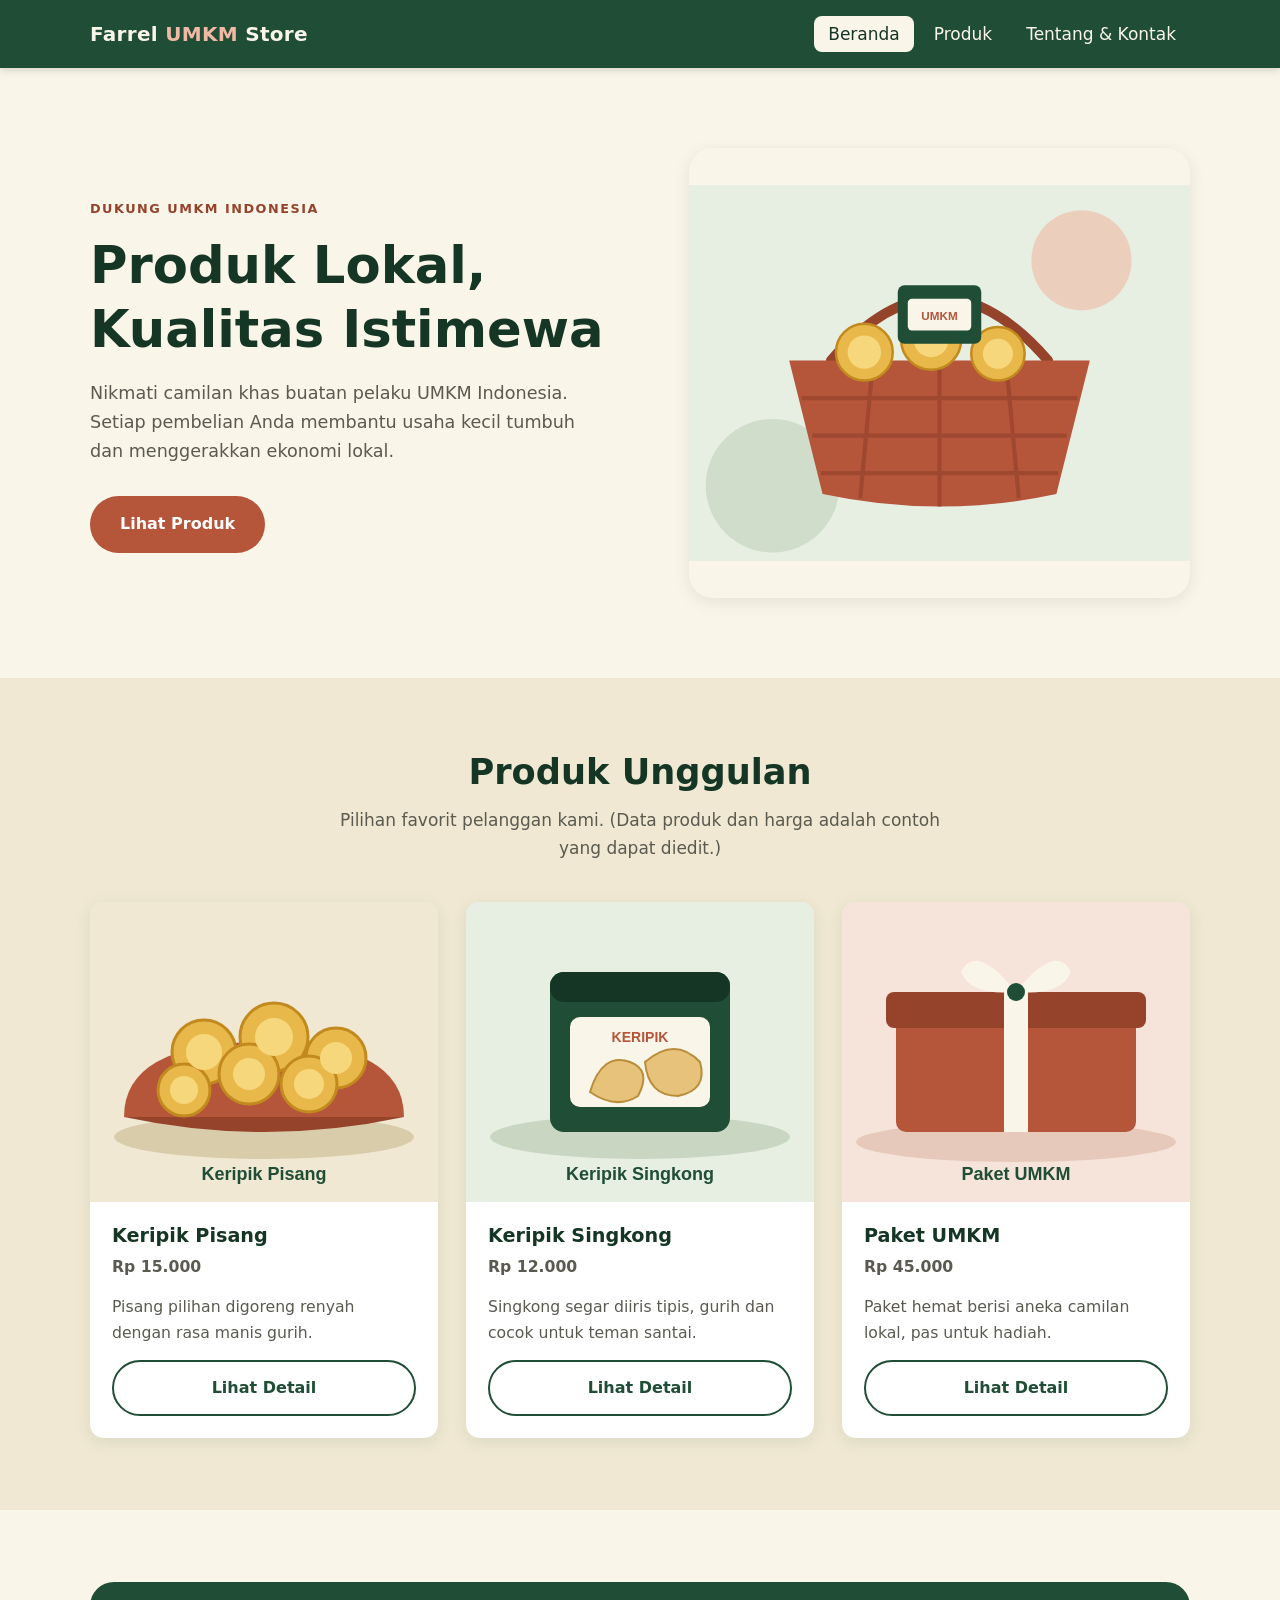
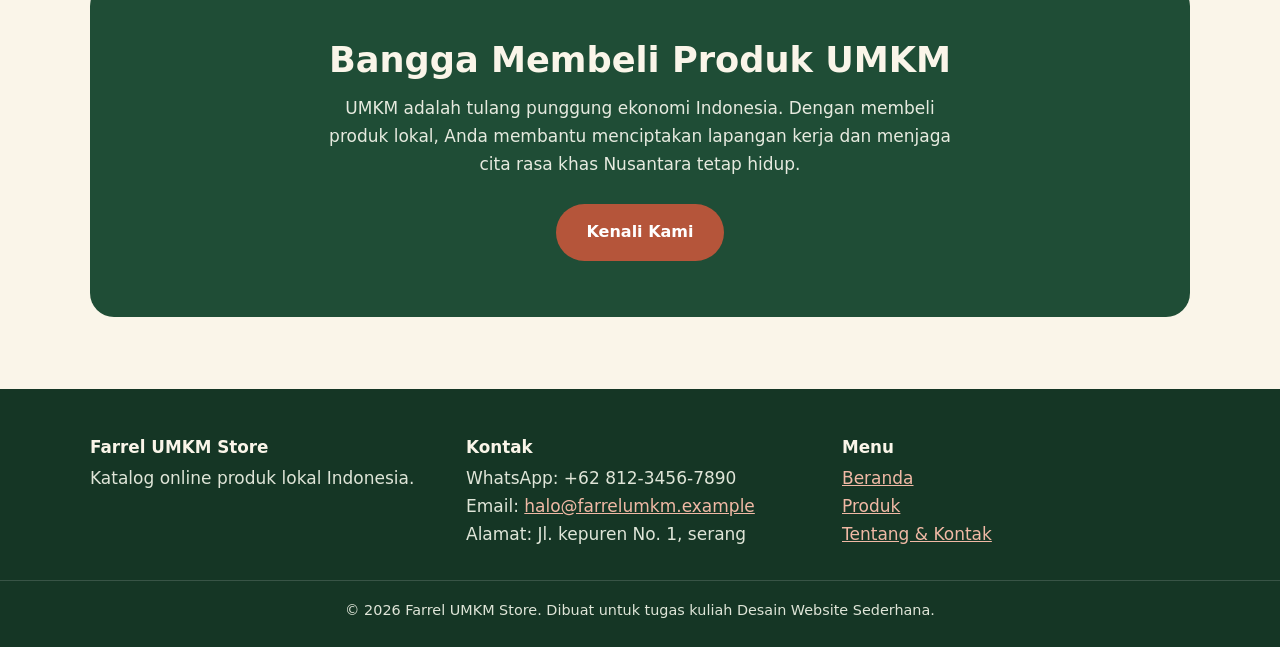
<file: index.html>
<!DOCTYPE html>
<html lang="id">
<head>
  <meta charset="UTF-8">
  <meta name="viewport" content="width=device-width, initial-scale=1.0">
  <meta name="description" content="Farrel UMKM Store - katalog online produk lokal Indonesia berkualitas.">
  <title>Farrel UMKM Store | Produk Lokal, Kualitas Istimewa</title>
  <link rel="stylesheet" href="css/style.css">
</head>
<body>
  <a class="skip-link" href="#konten">Lewati ke konten utama</a>

  <header class="site-header">
    <nav class="nav container" aria-label="Navigasi utama">
      <a class="brand" href="index.html">Farrel <span>UMKM</span> Store</a>
      <button class="menu-toggle" aria-label="Buka menu" aria-expanded="false" aria-controls="menu-utama">&#9776;</button>
      <ul class="nav-links" id="menu-utama">
        <li><a href="index.html" class="active" aria-current="page">Beranda</a></li>
        <li><a href="products.html">Produk</a></li>
        <li><a href="about.html">Tentang &amp; Kontak</a></li>
      </ul>
    </nav>
  </header>

  <main id="konten">
    <!-- HERO -->
    <section class="hero">
      <div class="container hero-inner">
        <div>
          <span class="eyebrow">Dukung UMKM Indonesia</span>
          <h1>Produk Lokal, Kualitas Istimewa</h1>
          <p>Nikmati camilan khas buatan pelaku UMKM Indonesia. Setiap pembelian Anda membantu usaha kecil tumbuh dan menggerakkan ekonomi lokal.</p>
          <a href="products.html" class="btn btn-primary">Lihat Produk</a>
        </div>
        <div class="hero-img">
          <img src="assets/images/hero.svg" alt="Ilustrasi aneka camilan lokal dalam keranjang anyaman" width="600" height="450">
        </div>
      </div>
    </section>

    <!-- PRODUK UNGGULAN -->
    <section class="section section-alt">
      <div class="container">
        <div class="section-head">
          <h2>Produk Unggulan</h2>
          <p>Pilihan favorit pelanggan kami. (Data produk dan harga adalah contoh yang dapat diedit.)</p>
        </div>
        <div class="grid">
          <article class="card reveal">
            <img src="assets/images/keripik-pisang.svg" alt="Keripik pisang renyah berwarna keemasan" width="400" height="300">
            <div class="card-body">
              <h3>Keripik Pisang</h3>
              <p class="price">Rp 15.000</p>
              <p>Pisang pilihan digoreng renyah dengan rasa manis gurih.</p>
              <a href="products.html" class="btn btn-secondary btn-block">Lihat Detail</a>
            </div>
          </article>
          <article class="card reveal">
            <img src="assets/images/keripik-singkong.svg" alt="Keripik singkong tipis dan gurih" width="400" height="300">
            <div class="card-body">
              <h3>Keripik Singkong</h3>
              <p class="price">Rp 12.000</p>
              <p>Singkong segar diiris tipis, gurih dan cocok untuk teman santai.</p>
              <a href="products.html" class="btn btn-secondary btn-block">Lihat Detail</a>
            </div>
          </article>
          <article class="card reveal">
            <img src="assets/images/paket-umkm.svg" alt="Paket hampers berisi beragam camilan UMKM" width="400" height="300">
            <div class="card-body">
              <h3>Paket UMKM</h3>
              <p class="price">Rp 45.000</p>
              <p>Paket hemat berisi aneka camilan lokal, pas untuk hadiah.</p>
              <a href="products.html" class="btn btn-secondary btn-block">Lihat Detail</a>
            </div>
          </article>
        </div>
      </div>
    </section>

    <!-- PROMO UMKM -->
    <section class="section">
      <div class="container">
        <div class="promo reveal">
          <h2>Bangga Membeli Produk UMKM</h2>
          <p>UMKM adalah tulang punggung ekonomi Indonesia. Dengan membeli produk lokal, Anda membantu menciptakan lapangan kerja dan menjaga cita rasa khas Nusantara tetap hidup.</p>
          <a href="about.html" class="btn btn-primary">Kenali Kami</a>
        </div>
      </div>
    </section>
  </main>

  <footer class="site-footer">
    <div class="container footer-grid">
      <div>
        <h3>Farrel UMKM Store</h3>
        <p>Katalog online produk lokal Indonesia.</p>
      </div>
      <div>
        <h3>Kontak</h3>
        <ul>
          <li>WhatsApp: +62 812-3456-7890</li>
          <li>Email: <a href="mailto:halo@farrelumkm.example">halo@farrelumkm.example</a></li>
          <li>Alamat: Jl. kepuren No. 1, serang</li>
        </ul>
      </div>
      <div>
        <h3>Menu</h3>
        <ul>
          <li><a href="index.html">Beranda</a></li>
          <li><a href="products.html">Produk</a></li>
          <li><a href="about.html">Tentang &amp; Kontak</a></li>
        </ul>
      </div>
    </div>
    <p class="copy">&copy; <span id="tahun">2026</span> Farrel UMKM Store. Dibuat untuk tugas kuliah Desain Website Sederhana.</p>
  </footer>

  <script src="js/script.js"></script>
</body>
</html>
</file>
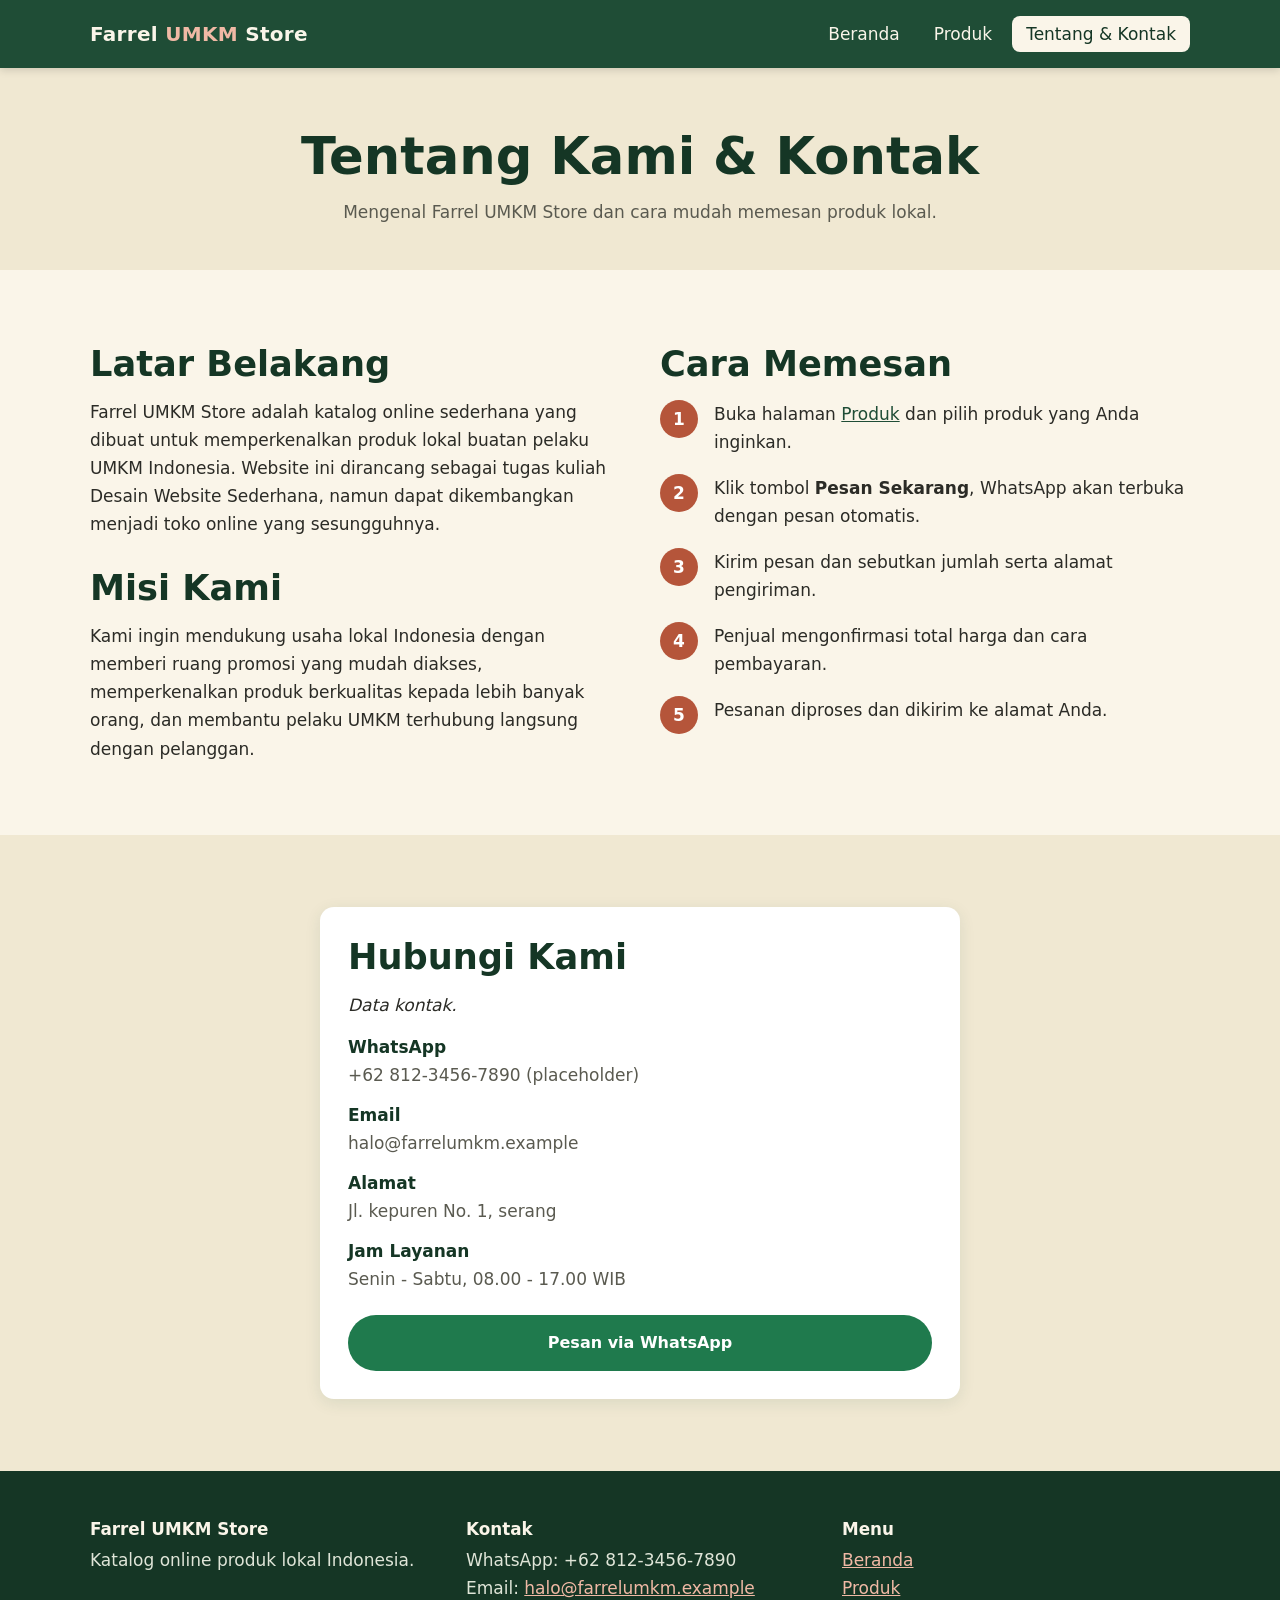
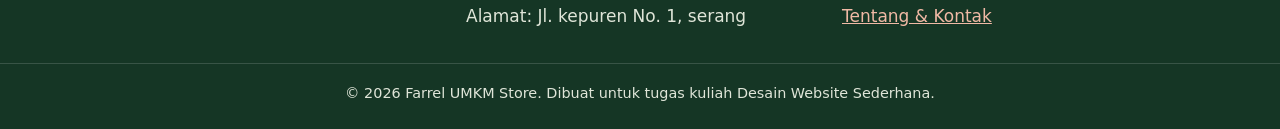
<file: about.html>
<!DOCTYPE html>
<html lang="id">
<head>
  <meta charset="UTF-8">
  <meta name="viewport" content="width=device-width, initial-scale=1.0">
  <meta name="description" content="Tentang Farrel UMKM Store, misi mendukung UMKM lokal, kontak, dan cara memesan.">
  <title>Tentang &amp; Kontak | Farrel UMKM Store</title>
  <link rel="stylesheet" href="css/style.css">
</head>
<body>
  <a class="skip-link" href="#konten">Lewati ke konten utama</a>

  <header class="site-header">
    <nav class="nav container" aria-label="Navigasi utama">
      <a class="brand" href="index.html">Farrel <span>UMKM</span> Store</a>
      <button class="menu-toggle" aria-label="Buka menu" aria-expanded="false" aria-controls="menu-utama">&#9776;</button>
      <ul class="nav-links" id="menu-utama">
        <li><a href="index.html">Beranda</a></li>
        <li><a href="products.html">Produk</a></li>
        <li><a href="about.html" class="active" aria-current="page">Tentang &amp; Kontak</a></li>
      </ul>
    </nav>
  </header>

  <main id="konten">
    <section class="page-title">
      <div class="container">
        <h1>Tentang Kami &amp; Kontak</h1>
        <p>Mengenal Farrel UMKM Store dan cara mudah memesan produk lokal.</p>
      </div>
    </section>

    <section class="section">
      <div class="container two-col">
        <div>
          <h2>Latar Belakang</h2>
          <p>Farrel UMKM Store adalah katalog online sederhana yang dibuat untuk memperkenalkan produk lokal buatan pelaku UMKM Indonesia. Website ini dirancang sebagai tugas kuliah Desain Website Sederhana, namun dapat dikembangkan menjadi toko online yang sesungguhnya.</p>
          <br>
          <h2>Misi Kami</h2>
          <p>Kami ingin mendukung usaha lokal Indonesia dengan memberi ruang promosi yang mudah diakses, memperkenalkan produk berkualitas kepada lebih banyak orang, dan membantu pelaku UMKM terhubung langsung dengan pelanggan.</p>
        </div>
        <div>
          <h2>Cara Memesan</h2>
          <ol class="steps">
            <li>Buka halaman <a href="products.html">Produk</a> dan pilih produk yang Anda inginkan.</li>
            <li>Klik tombol <strong>Pesan Sekarang</strong>, WhatsApp akan terbuka dengan pesan otomatis.</li>
            <li>Kirim pesan dan sebutkan jumlah serta alamat pengiriman.</li>
            <li>Penjual mengonfirmasi total harga dan cara pembayaran.</li>
            <li>Pesanan diproses dan dikirim ke alamat Anda.</li>
          </ol>
        </div>
      </div>
    </section>

    <section class="section section-alt">
      <div class="container">
        <div class="info-box" style="max-width:640px;margin:0 auto">
          <h2>Hubungi Kami</h2>
          <p><em>Data kontak.</em></p>
          <dl>
            <dt>WhatsApp</dt>
            <dd>+62 812-3456-7890 (placeholder)</dd>
            <dt>Email</dt>
            <dd>halo@farrelumkm.example</dd>
            <dt>Alamat</dt>
            <dd>Jl. kepuren No. 1, serang</dd>
            <dt>Jam Layanan</dt>
            <dd>Senin - Sabtu, 08.00 - 17.00 WIB</dd>
          </dl>
          <a class="btn btn-wa btn-block wa-order" href="#">Pesan via WhatsApp</a>
        </div>
      </div>
    </section>
  </main>

  <footer class="site-footer">
    <div class="container footer-grid">
      <div>
        <h3>Farrel UMKM Store</h3>
        <p>Katalog online produk lokal Indonesia.</p>
      </div>
      <div>
        <h3>Kontak</h3>
        <ul>
          <li>WhatsApp: +62 812-3456-7890</li>
          <li>Email: <a href="mailto:halo@farrelumkm.example">halo@farrelumkm.example</a></li>
          <li>Alamat: Jl. kepuren No. 1, serang</li>
        </ul>
      </div>
      <div>
        <h3>Menu</h3>
        <ul>
          <li><a href="index.html">Beranda</a></li>
          <li><a href="products.html">Produk</a></li>
          <li><a href="about.html">Tentang &amp; Kontak</a></li>
        </ul>
      </div>
    </div>
    <p class="copy">&copy; <span id="tahun">2026</span> Farrel UMKM Store. Dibuat untuk tugas kuliah Desain Website Sederhana.</p>
  </footer>

  <script src="js/script.js"></script>
</body>
</html>
</file>
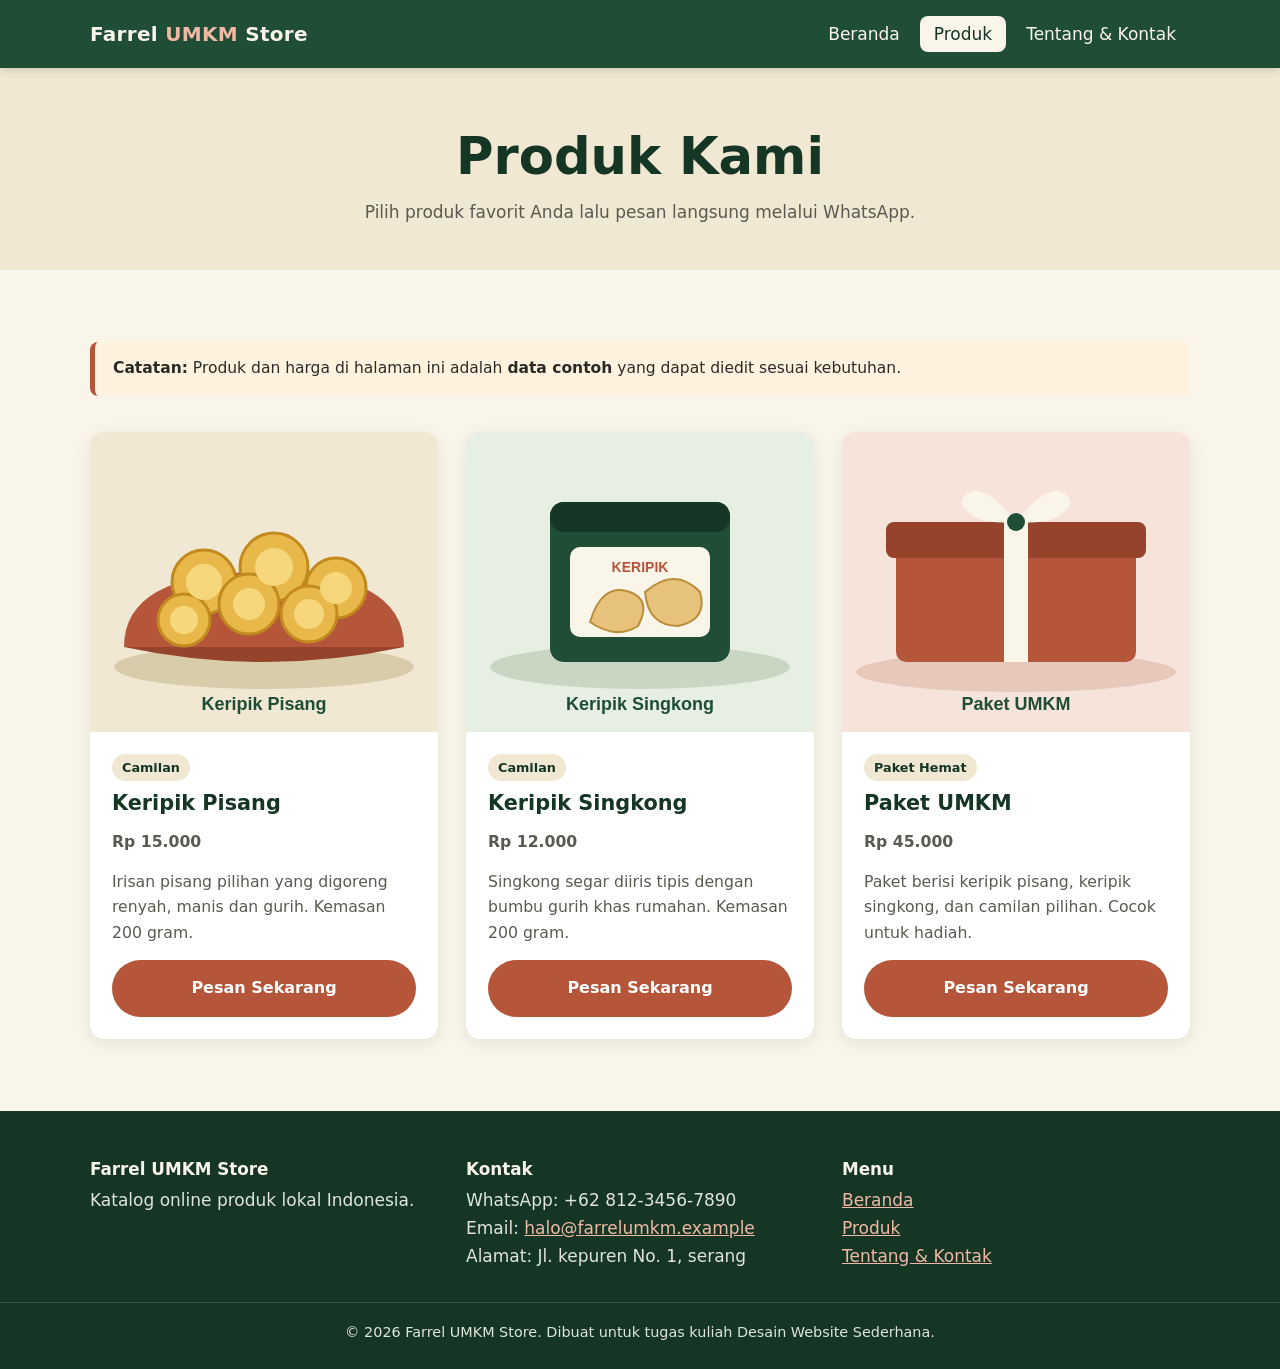
<file: products.html>
<!DOCTYPE html>
<html lang="id">
<head>
  <meta charset="UTF-8">
  <meta name="viewport" content="width=device-width, initial-scale=1.0">
  <meta name="description" content="Daftar produk Farrel UMKM Store: keripik pisang, keripik singkong, dan paket UMKM.">
  <title>Produk | Farrel UMKM Store</title>
  <link rel="stylesheet" href="css/style.css">
</head>
<body>
  <a class="skip-link" href="#konten">Lewati ke konten utama</a>

  <header class="site-header">
    <nav class="nav container" aria-label="Navigasi utama">
      <a class="brand" href="index.html">Farrel <span>UMKM</span> Store</a>
      <button class="menu-toggle" aria-label="Buka menu" aria-expanded="false" aria-controls="menu-utama">&#9776;</button>
      <ul class="nav-links" id="menu-utama">
        <li><a href="index.html">Beranda</a></li>
        <li><a href="products.html" class="active" aria-current="page">Produk</a></li>
        <li><a href="about.html">Tentang &amp; Kontak</a></li>
      </ul>
    </nav>
  </header>

  <main id="konten">
    <section class="page-title">
      <div class="container">
        <h1>Produk Kami</h1>
        <p>Pilih produk favorit Anda lalu pesan langsung melalui WhatsApp.</p>
      </div>
    </section>

    <section class="section">
      <div class="container">
        <p class="note"><strong>Catatan:</strong> Produk dan harga di halaman ini adalah <strong>data contoh</strong> yang dapat diedit sesuai kebutuhan.</p>

        <div class="grid">
          <!-- PRODUK 1 -->
          <article class="card reveal">
            <img src="assets/images/keripik-pisang.svg" alt="Keripik pisang renyah berwarna keemasan" width="400" height="300">
            <div class="card-body">
              <span class="badge">Camilan</span>
              <h2 style="font-size:1.3rem">Keripik Pisang</h2>
              <p class="price">Rp 15.000</p>
              <p>Irisan pisang pilihan yang digoreng renyah, manis dan gurih. Kemasan 200 gram.</p>
              <a class="btn btn-primary btn-block wa-order" href="#" data-produk="Keripik Pisang">Pesan Sekarang</a>
            </div>
          </article>

          <!-- PRODUK 2 -->
          <article class="card reveal">
            <img src="assets/images/keripik-singkong.svg" alt="Keripik singkong tipis dan gurih" width="400" height="300">
            <div class="card-body">
              <span class="badge">Camilan</span>
              <h2 style="font-size:1.3rem">Keripik Singkong</h2>
              <p class="price">Rp 12.000</p>
              <p>Singkong segar diiris tipis dengan bumbu gurih khas rumahan. Kemasan 200 gram.</p>
              <a class="btn btn-primary btn-block wa-order" href="#" data-produk="Keripik Singkong">Pesan Sekarang</a>
            </div>
          </article>

          <!-- PRODUK 3 -->
          <article class="card reveal">
            <img src="assets/images/paket-umkm.svg" alt="Paket hampers berisi beragam camilan UMKM" width="400" height="300">
            <div class="card-body">
              <span class="badge">Paket Hemat</span>
              <h2 style="font-size:1.3rem">Paket UMKM</h2>
              <p class="price">Rp 45.000</p>
              <p>Paket berisi keripik pisang, keripik singkong, dan camilan pilihan. Cocok untuk hadiah.</p>
              <a class="btn btn-primary btn-block wa-order" href="#" data-produk="Paket UMKM">Pesan Sekarang</a>
            </div>
          </article>
        </div>
      </div>
    </section>
  </main>

  <footer class="site-footer">
    <div class="container footer-grid">
      <div>
        <h3>Farrel UMKM Store</h3>
        <p>Katalog online produk lokal Indonesia.</p>
      </div>
      <div>
        <h3>Kontak</h3>
        <ul>
          <li>WhatsApp: +62 812-3456-7890</li>
          <li>Email: <a href="mailto:halo@farrelumkm.example">halo@farrelumkm.example</a></li>
          <li>Alamat: Jl. kepuren No. 1, serang</li>
        </ul>
      </div>
      <div>
        <h3>Menu</h3>
        <ul>
          <li><a href="index.html">Beranda</a></li>
          <li><a href="products.html">Produk</a></li>
          <li><a href="about.html">Tentang &amp; Kontak</a></li>
        </ul>
      </div>
    </div>
    <p class="copy">&copy; <span id="tahun">2026</span> Farrel UMKM Store. Dibuat untuk tugas kuliah Desain Website Sederhana.</p>
  </footer>

  <script src="js/script.js"></script>
</body>
</html>
</file>
<file: css/style.css>
/* =========================================================
   Farrel UMKM Store - style.css
   Ubah warna di bagian :root di bawah ini.
   ========================================================= */

:root {
  --hijau: #1f4d36;        /* forest green */
  --hijau-tua: #153625;
  --krem: #faf5e9;         /* cream */
  --krem-tua: #f0e8d2;
  --terakota: #b5553a;     /* soft terracotta (kontras baik dgn teks putih) */
  --terakota-tua: #96432c;
  --teks: #2b2b26;
  --teks-lembut: #5a5a50;
  --putih: #ffffff;
  --radius: 14px;
  --bayangan: 0 4px 16px rgba(31, 77, 54, 0.1);
  --lebar: 1100px;
}

* { box-sizing: border-box; margin: 0; padding: 0; }

html { scroll-behavior: smooth; }

body {
  font-family: "Segoe UI", system-ui, -apple-system, Roboto, Arial, sans-serif;
  font-size: 17px;
  line-height: 1.65;
  color: var(--teks);
  background: var(--krem);
}

img { max-width: 100%; display: block; }
a { color: var(--hijau); }

.container { width: min(var(--lebar), 92%); margin: 0 auto; }
.section { padding: 72px 0; }
.section-alt { background: var(--krem-tua); }

h1, h2, h3 { line-height: 1.25; color: var(--hijau-tua); }
h1 { font-size: clamp(2rem, 5vw, 3.2rem); }
h2 { font-size: clamp(1.5rem, 3.5vw, 2.2rem); margin-bottom: 12px; }
h3 { font-size: 1.2rem; margin-bottom: 6px; }

.section-head { text-align: center; max-width: 620px; margin: 0 auto 40px; }
.section-head p { color: var(--teks-lembut); }

/* Aksesibilitas: fokus keyboard terlihat jelas */
a:focus-visible, button:focus-visible {
  outline: 3px solid var(--terakota);
  outline-offset: 3px;
}

.skip-link {
  position: absolute; left: -999px; top: 8px;
  background: var(--putih); padding: 8px 14px; border-radius: 8px; z-index: 100;
}
.skip-link:focus { left: 8px; }

/* ---------- Navigasi ---------- */
.site-header {
  background: var(--hijau);
  position: sticky; top: 0; z-index: 50;
  box-shadow: 0 2px 8px rgba(0, 0, 0, 0.15);
}
.nav {
  display: flex; align-items: center; justify-content: space-between;
  min-height: 68px;
}
.brand {
  color: var(--krem); font-weight: 700; font-size: 1.25rem;
  text-decoration: none; letter-spacing: 0.3px;
}
.brand span { color: #f0b9a5; }
.nav-links { list-style: none; display: flex; gap: 6px; }
.nav-links a {
  color: var(--krem); text-decoration: none;
  padding: 8px 14px; border-radius: 8px; font-weight: 500;
  transition: background 0.2s;
}
.nav-links a:hover { background: rgba(255, 255, 255, 0.15); }
.nav-links a.active { background: var(--krem); color: var(--hijau-tua); }

.menu-toggle {
  display: none; background: none; border: 2px solid var(--krem);
  color: var(--krem); font-size: 1.3rem; border-radius: 8px;
  padding: 4px 12px; cursor: pointer;
}

/* ---------- Tombol ---------- */
.btn {
  display: inline-block; padding: 13px 28px; border-radius: 999px;
  font-weight: 600; font-size: 1rem; text-decoration: none;
  border: 2px solid transparent; cursor: pointer;
  transition: background 0.2s, transform 0.2s, color 0.2s;
}
.btn:hover { transform: translateY(-2px); }
.btn-primary { background: var(--terakota); color: var(--putih); }
.btn-primary:hover { background: var(--terakota-tua); }
.btn-secondary { background: transparent; color: var(--hijau); border-color: var(--hijau); }
.btn-secondary:hover { background: var(--hijau); color: var(--krem); }
.btn-wa { background: #1f7a4d; color: var(--putih); }
.btn-wa:hover { background: var(--hijau-tua); }
.btn-block { display: block; text-align: center; width: 100%; }

/* ---------- Hero ---------- */
.hero { padding: 80px 0; background: var(--krem); }
.hero-inner {
  display: grid; grid-template-columns: 1.1fr 1fr; gap: 48px; align-items: center;
}
.eyebrow {
  display: inline-block; color: var(--terakota-tua); font-weight: 700;
  text-transform: uppercase; letter-spacing: 1.5px; font-size: 0.8rem; margin-bottom: 14px;
}
.hero p { color: var(--teks-lembut); font-size: 1.1rem; margin: 18px 0 30px; max-width: 520px; }
.hero-img img { border-radius: 24px; box-shadow: var(--bayangan); width: 100%; }

/* ---------- Kartu produk ---------- */
.grid {
  display: grid; gap: 28px;
  grid-template-columns: repeat(auto-fit, minmax(260px, 1fr));
}
.card {
  background: var(--putih); border-radius: var(--radius);
  box-shadow: var(--bayangan); overflow: hidden;
  display: flex; flex-direction: column;
  transition: transform 0.25s, box-shadow 0.25s;
}
.card:hover { transform: translateY(-5px); box-shadow: 0 10px 26px rgba(31, 77, 54, 0.18); }
.card img { width: 100%; aspect-ratio: 4 / 3; object-fit: cover; background: var(--krem-tua); }
.card-body { padding: 22px; display: flex; flex-direction: column; flex: 1; }
.card-body p { color: var(--teks-lembut); font-size: 0.98rem; margin-bottom: 14px; }
.price { color: var(--terakota-tua); font-weight: 700; font-size: 1.3rem; margin-bottom: 8px; }
.card-body .btn { margin-top: auto; }
.badge {
  display: inline-block; background: var(--krem-tua); color: var(--hijau-tua);
  font-size: 0.8rem; font-weight: 600; padding: 3px 10px; border-radius: 999px; margin-bottom: 10px;
  align-self: flex-start;
}

.center { text-align: center; margin-top: 36px; }

.note {
  background: #fff3df; border-left: 5px solid var(--terakota);
  padding: 14px 18px; border-radius: 8px; margin-bottom: 36px; font-size: 0.97rem;
}

/* ---------- Promo ---------- */
.promo {
  background: var(--hijau); color: var(--krem); text-align: center;
  border-radius: 24px; padding: 56px 28px;
}
.promo h2 { color: var(--krem); }
.promo p { max-width: 640px; margin: 0 auto 26px; color: #e6eadf; }
.promo .btn-primary { background: var(--terakota); }

/* ---------- Halaman umum ---------- */
.page-title { background: var(--krem-tua); padding: 56px 0 44px; text-align: center; }
.page-title p { color: var(--teks-lembut); max-width: 600px; margin: 10px auto 0; }

.two-col { display: grid; grid-template-columns: 1fr 1fr; gap: 40px; align-items: start; }

.steps { list-style: none; counter-reset: langkah; margin-top: 14px; }
.steps li {
  counter-increment: langkah; position: relative;
  padding: 0 0 18px 54px;
}
.steps li::before {
  content: counter(langkah); position: absolute; left: 0; top: 0;
  width: 38px; height: 38px; border-radius: 50%;
  background: var(--terakota); color: var(--putih);
  display: grid; place-items: center; font-weight: 700;
}

.info-box {
  background: var(--putih); border-radius: var(--radius);
  box-shadow: var(--bayangan); padding: 28px;
}
.info-box dl { margin: 14px 0 22px; }
.info-box dt { font-weight: 700; color: var(--hijau-tua); margin-top: 12px; }
.info-box dd { color: var(--teks-lembut); }

/* ---------- Footer ---------- */
.site-footer { background: var(--hijau-tua); color: #dfe5d8; padding: 48px 0 24px; }
.footer-grid { display: grid; grid-template-columns: repeat(auto-fit, minmax(220px, 1fr)); gap: 28px; }
.site-footer h3 { color: var(--krem); font-size: 1.05rem; }
.site-footer a { color: #f0b9a5; }
.site-footer ul { list-style: none; }
.copy {
  text-align: center; margin-top: 32px; padding-top: 18px;
  border-top: 1px solid rgba(255, 255, 255, 0.15); font-size: 0.9rem;
}

/* ---------- Animasi sederhana (muncul halus) ---------- */
.reveal { opacity: 0; transform: translateY(16px); transition: opacity 0.6s, transform 0.6s; }
.reveal.show { opacity: 1; transform: none; }

@media (prefers-reduced-motion: reduce) {
  * { transition: none !important; scroll-behavior: auto !important; }
  .reveal { opacity: 1; transform: none; }
}

/* ---------- Responsif ---------- */
@media (max-width: 860px) {
  .hero-inner, .two-col { grid-template-columns: 1fr; }
  .hero { padding: 48px 0; }
  .section { padding: 52px 0; }
  .menu-toggle { display: block; }
  .nav { flex-wrap: wrap; padding: 10px 0; }
  .nav-links {
    display: none; flex-direction: column; width: 100%; padding: 8px 0 10px;
  }
  .nav-links.open { display: flex; }
}
</file>
